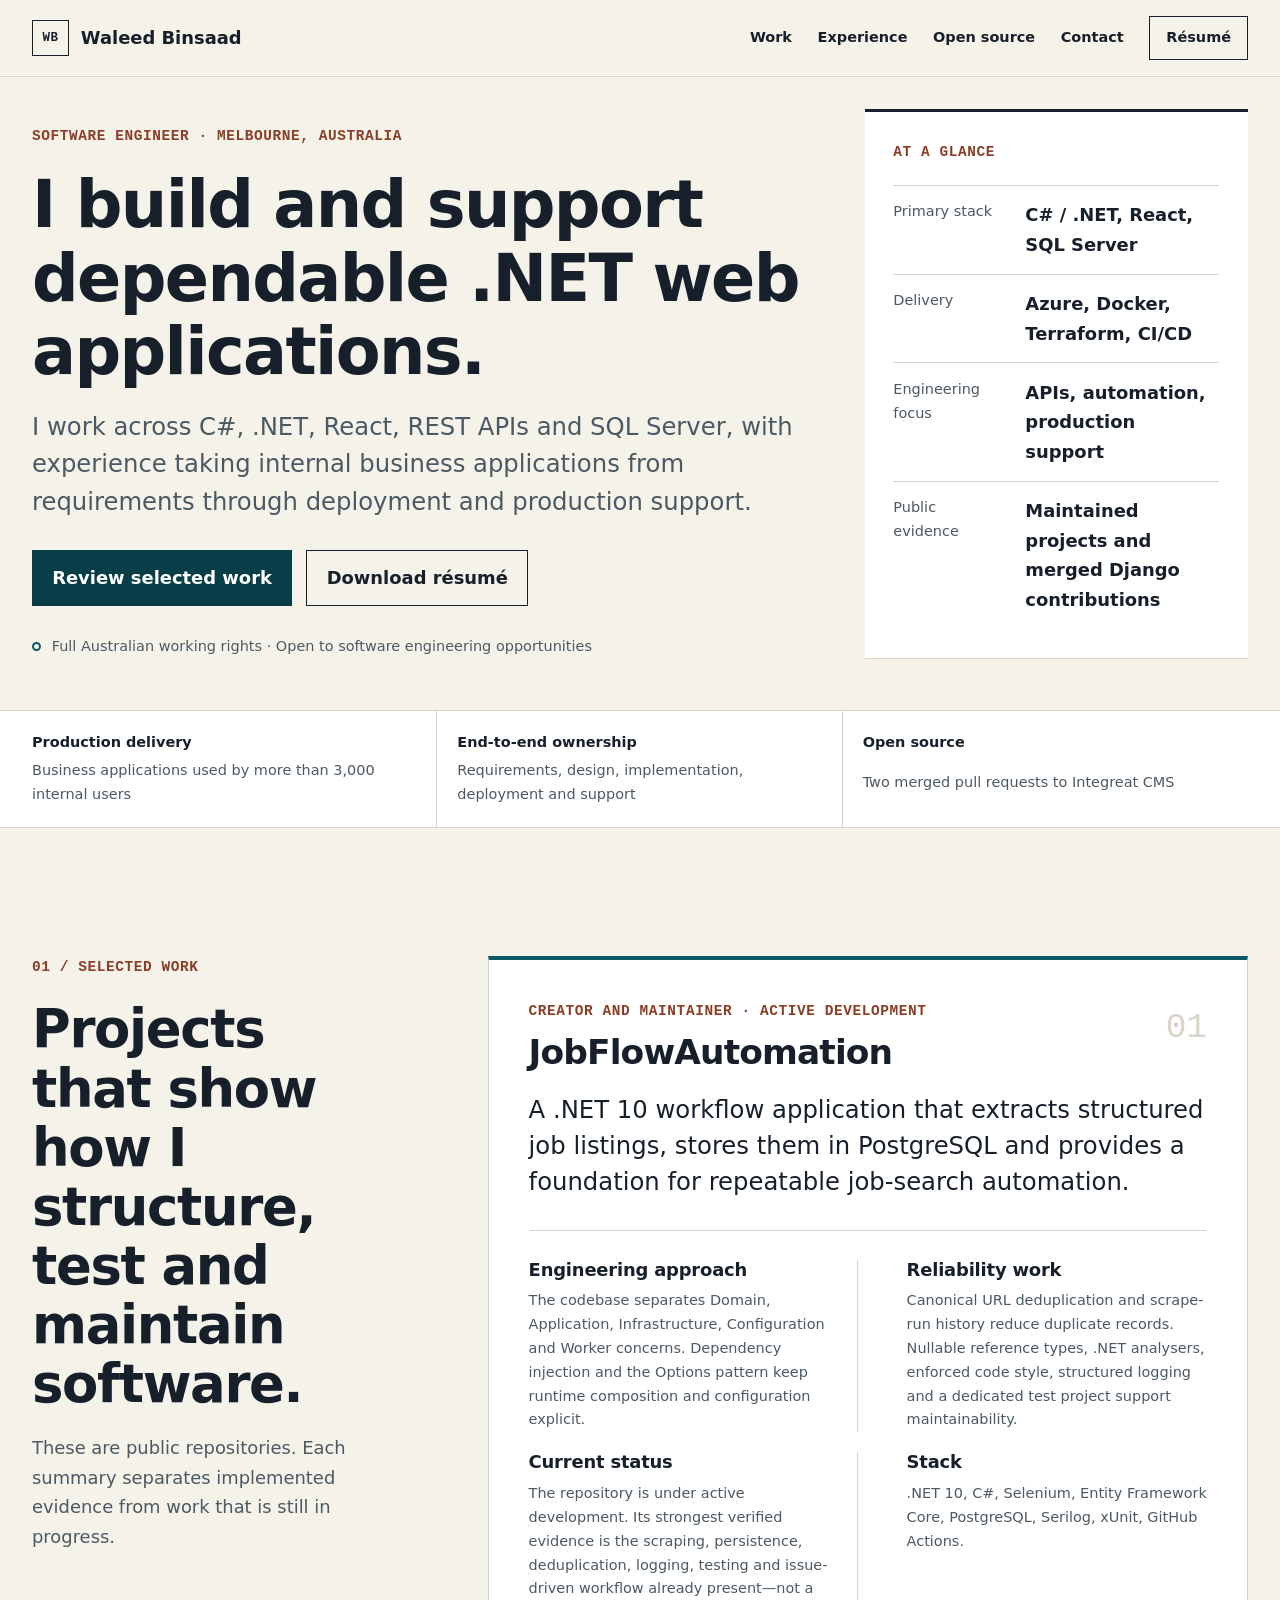
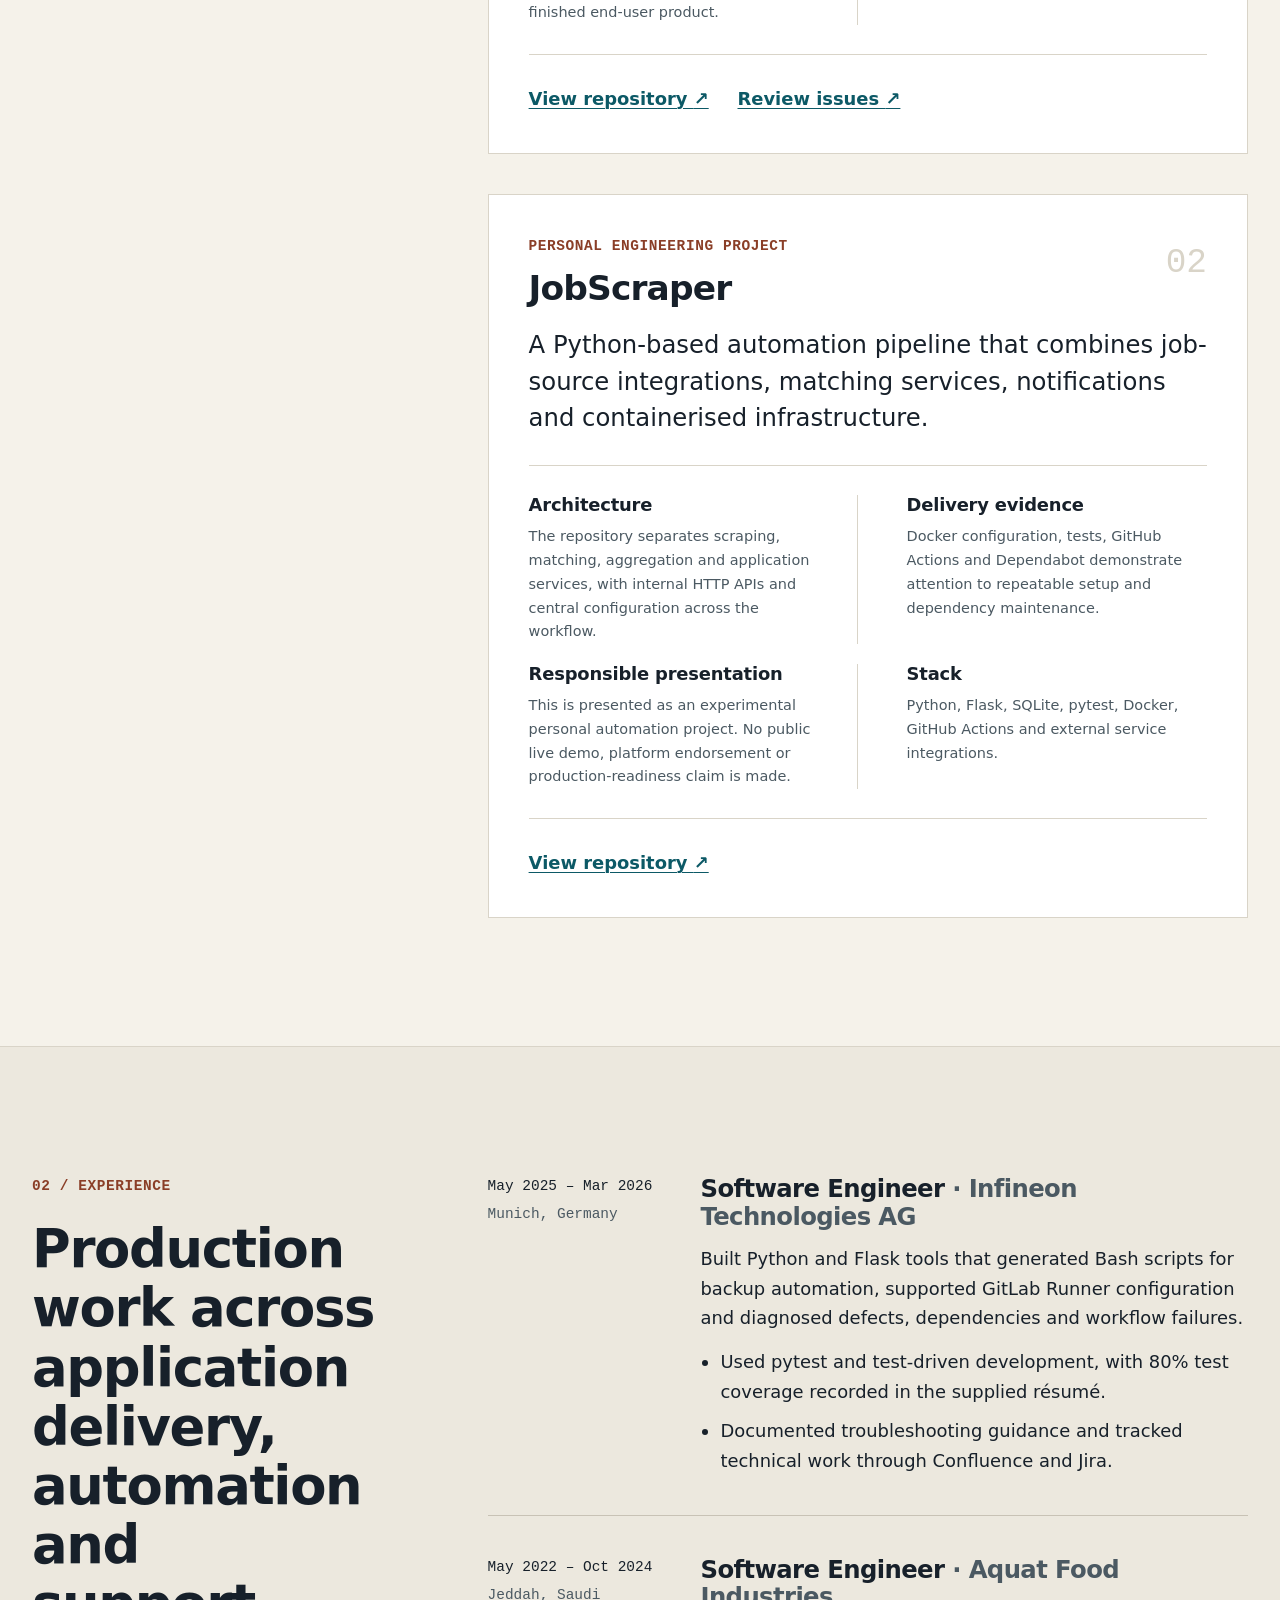
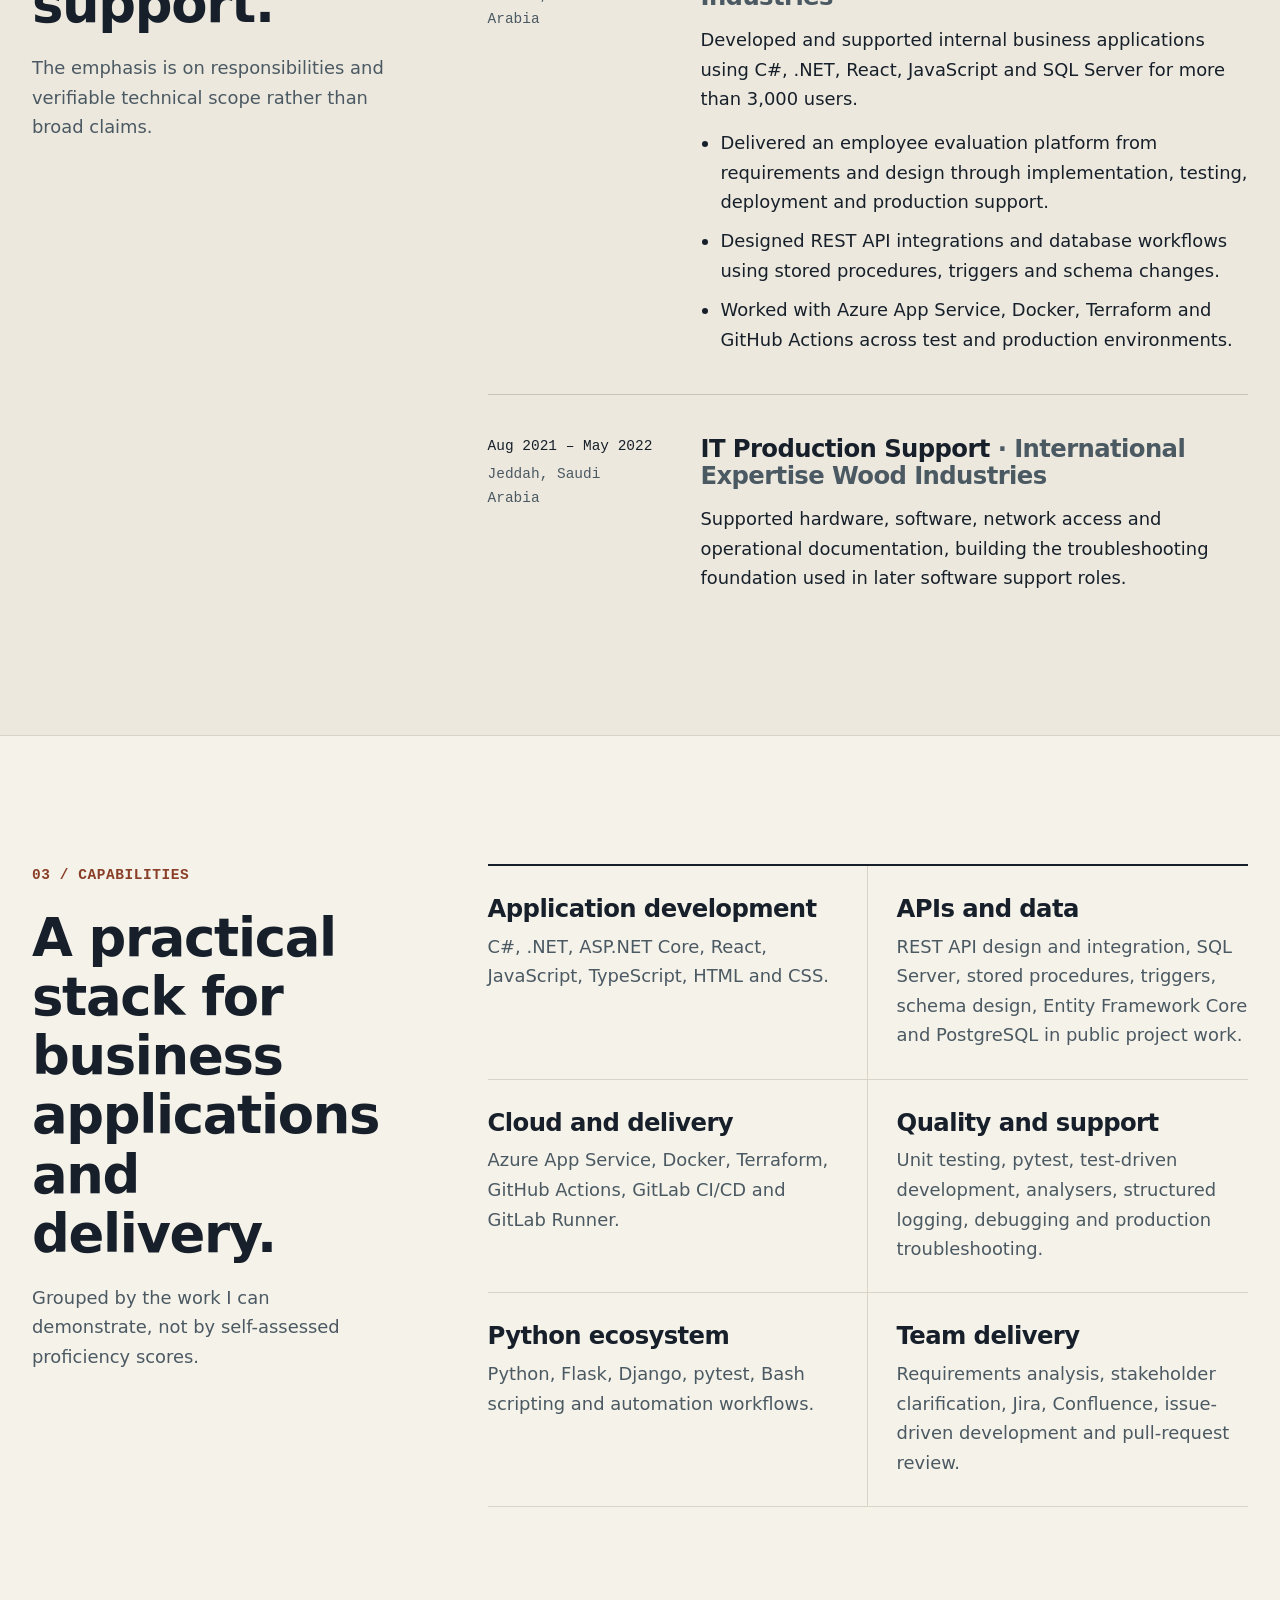
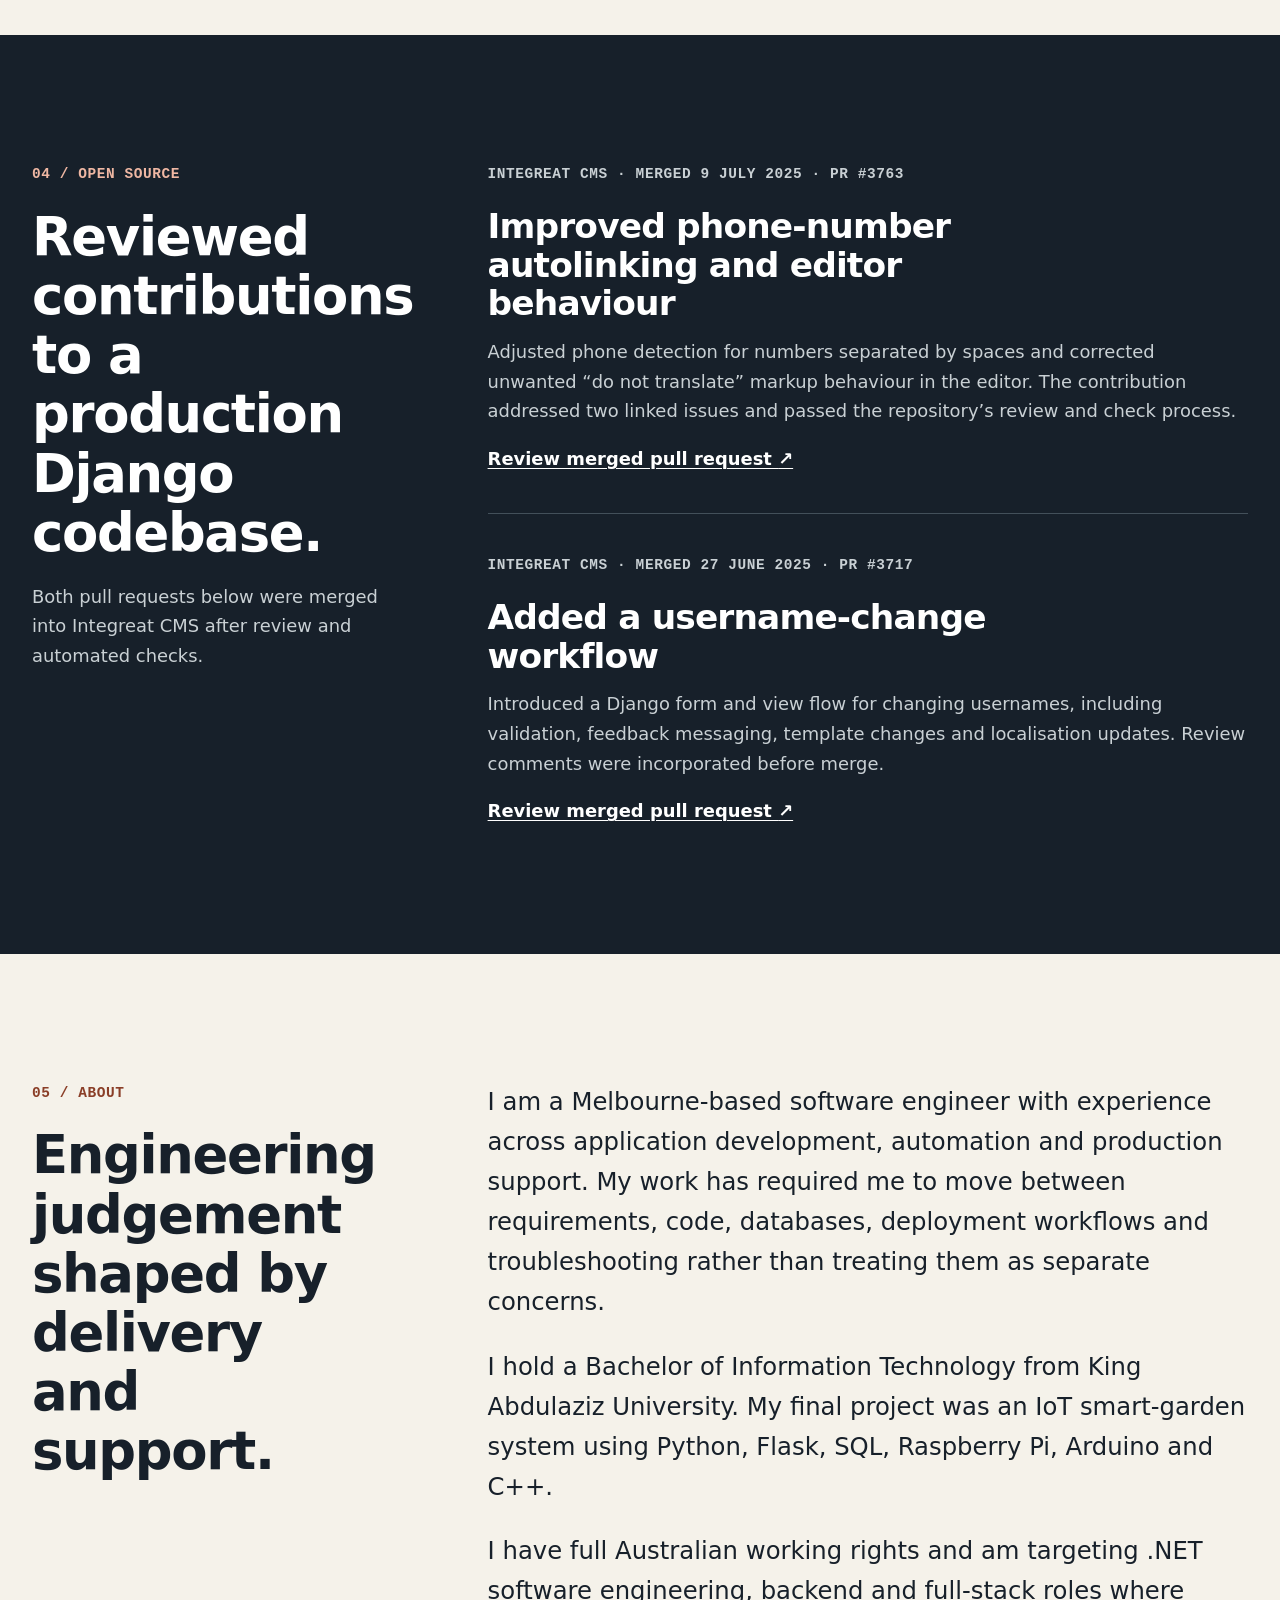
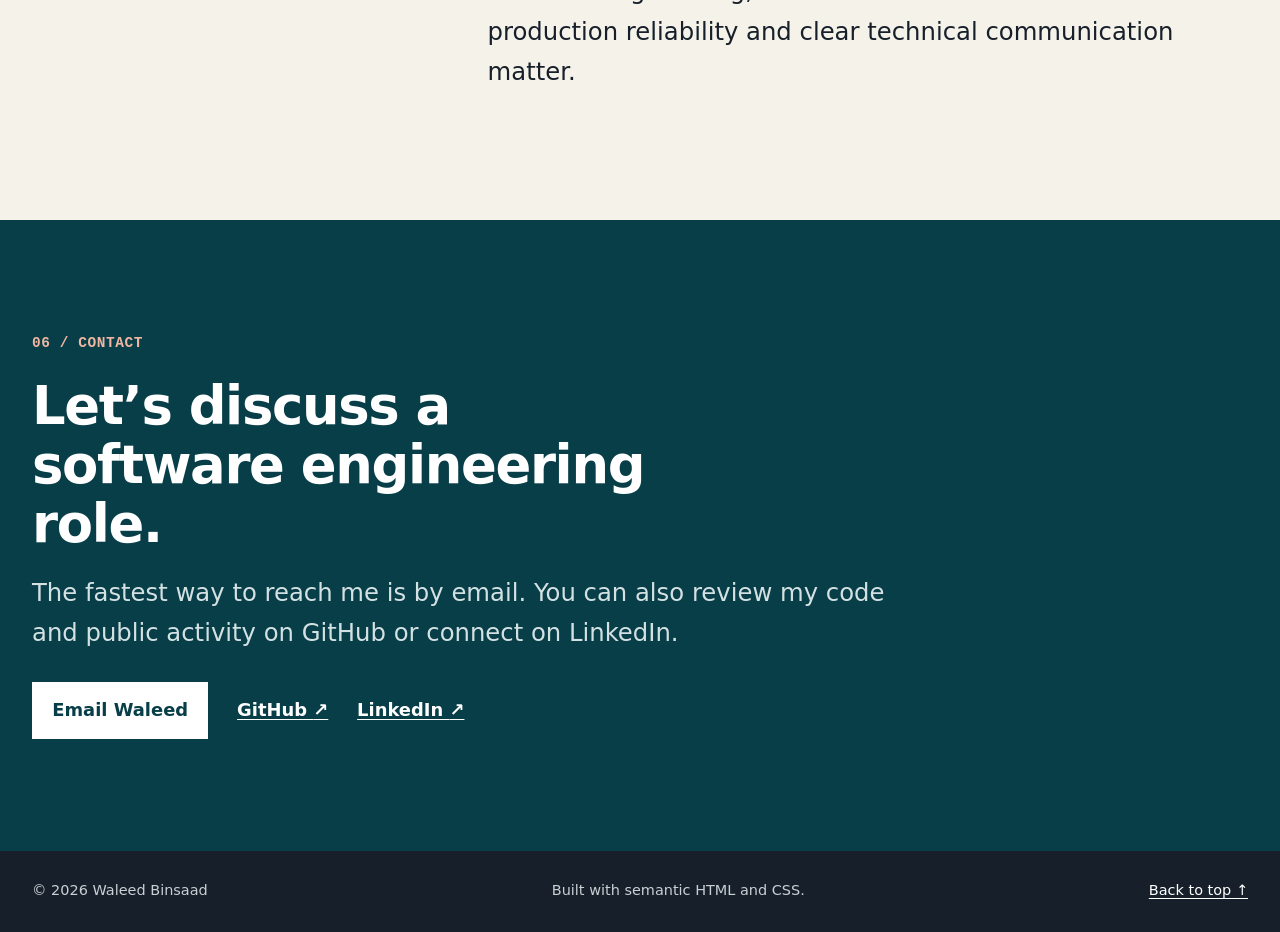
<file: index.html>
<!doctype html>
<html lang="en-AU">
<head>
  <meta charset="utf-8">
  <meta name="viewport" content="width=device-width, initial-scale=1">

  <!-- Google Tag Manager -->
  <script>(function(w,d,s,l,i){w[l]=w[l]||[];w[l].push({'gtm.start':
  new Date().getTime(),event:'gtm.js'});var f=d.getElementsByTagName(s)[0],
  j=d.createElement(s),dl=l!='dataLayer'?'&l='+l:'';j.async=true;j.src=
  'https://www.googletagmanager.com/gtm.js?id='+i+dl;f.parentNode.insertBefore(j,f);
  })(window,document,'script','dataLayer','GTM-PXPJPDMS');</script>

  <script src="index.js" defer></script>

  <title>Waleed Binsaad — .NET Software Engineer in Melbourne</title>
  <meta name="description" content="Melbourne-based software engineer working across C#, .NET, React, REST APIs, SQL Server and cloud delivery. Review selected projects, open-source contributions and experience.">
  <link rel="canonical" href="https://wbinsaad.github.io/">
  <meta name="theme-color" content="#f5f2ea">
  <meta name="color-scheme" content="light">

  <meta property="og:type" content="profile">
  <meta property="og:url" content="https://wbinsaad.github.io/">
  <meta property="og:title" content="Waleed Binsaad — .NET Software Engineer">
  <meta property="og:description" content="Production application experience, selected engineering projects and verified open-source contributions.">
  <meta property="og:image" content="https://wbinsaad.github.io/assets/social-card.png">
  <meta property="og:image:width" content="1200">
  <meta property="og:image:height" content="630">
  <meta property="og:image:alt" content="Waleed Binsaad, .NET Software Engineer in Melbourne">
  <meta property="profile:first_name" content="Waleed">
  <meta property="profile:last_name" content="Binsaad">

  <meta name="twitter:card" content="summary_large_image">
  <meta name="twitter:title" content="Waleed Binsaad — .NET Software Engineer">
  <meta name="twitter:description" content="Production application experience, selected engineering projects and verified open-source contributions.">
  <meta name="twitter:image" content="https://wbinsaad.github.io/assets/social-card.png">
  <meta name="twitter:image:alt" content="Waleed Binsaad, .NET Software Engineer in Melbourne">

  <link rel="icon" href="favicon.svg" type="image/svg+xml">
  <link rel="manifest" href="site.webmanifest">
  <link rel="stylesheet" href="styles.css">

  <script type="application/ld+json">
  {
    "@context": "https://schema.org",
    "@type": "ProfilePage",
    "@id": "https://wbinsaad.github.io/#profile-page",
    "url": "https://wbinsaad.github.io/",
    "name": "Waleed Binsaad — Software Engineer",
    "description": "Portfolio of Waleed Binsaad, a Melbourne-based software engineer working across .NET web applications, APIs, data and cloud delivery.",
    "dateModified": "2026-07-29",
    "mainEntity": {
      "@type": "Person",
      "@id": "https://wbinsaad.github.io/#waleed-binsaad",
      "name": "Waleed Binsaad",
      "url": "https://wbinsaad.github.io/",
      "jobTitle": "Software Engineer",
      "address": {
        "@type": "PostalAddress",
        "addressLocality": "Melbourne",
        "addressRegion": "VIC",
        "addressCountry": "AU"
      },
      "alumniOf": {
        "@type": "CollegeOrUniversity",
        "name": "King Abdulaziz University"
      },
      "sameAs": [
        "https://github.com/wbinsaad",
        "https://www.linkedin.com/in/wbinsaad"
      ],
      "knowsAbout": [
        "C#",
        ".NET",
        "ASP.NET Core",
        "React",
        "REST APIs",
        "SQL Server",
        "Azure App Service",
        "Docker",
        "Terraform",
        "GitHub Actions",
        "Python",
        "Flask",
        "Django"
      ]
    }
  }
  </script>
</head>
<body>
  <!-- Google Tag Manager (noscript) -->
  <noscript><iframe src="https://www.googletagmanager.com/ns.html?id=GTM-PXPJPDMS"
  height="0" width="0" style="display:none;visibility:hidden"></iframe></noscript>
  <!-- End Google Tag Manager (noscript) -->

  <a class="skip-link" href="#main-content">Skip to main content</a>

  <header class="site-header">
    <div class="container header-inner">
      <a class="wordmark" href="#top" aria-label="Waleed Binsaad, home">
        <span class="wordmark-mark" aria-hidden="true">WB</span>
        <span>Waleed Binsaad</span>
      </a>
      <nav class="site-nav" aria-label="Primary navigation">
        <a href="#work">Work</a>
        <a href="#experience">Experience</a>
        <a href="#open-source">Open source</a>
        <a href="#contact">Contact</a>
        <a class="nav-resume" href="assets/waleed-binsaad-resume.pdf" download data-analytics-event="resume_download" data-analytics-location="navigation">Résumé</a>
      </nav>
    </div>
  </header>

  <main id="main-content">
    <section class="hero" id="top" aria-labelledby="hero-title">
      <div class="container hero-grid">
        <div class="hero-copy">
          <p class="eyebrow">Software engineer · Melbourne, Australia</p>
          <h1 id="hero-title">I build and support dependable .NET web applications.</h1>
          <p class="hero-summary">I work across C#, .NET, React, REST APIs and SQL Server, with experience taking internal business applications from requirements through deployment and production support.</p>
          <div class="hero-actions" aria-label="Primary actions">
            <a class="button button-primary" href="#work">Review selected work</a>
            <a class="button button-secondary" href="assets/waleed-binsaad-resume.pdf" download data-analytics-event="resume_download" data-analytics-location="hero">Download résumé</a>
          </div>
          <p class="availability"><span class="status-dot" aria-hidden="true"></span>Full Australian working rights · Open to software engineering opportunities</p>
        </div>
        <aside class="hero-evidence" aria-label="Professional snapshot">
          <p class="evidence-label">At a glance</p>
          <dl class="snapshot-list">
            <div>
              <dt>Primary stack</dt>
              <dd>C# / .NET, React, SQL Server</dd>
            </div>
            <div>
              <dt>Delivery</dt>
              <dd>Azure, Docker, Terraform, CI/CD</dd>
            </div>
            <div>
              <dt>Engineering focus</dt>
              <dd>APIs, automation, production support</dd>
            </div>
            <div>
              <dt>Public evidence</dt>
              <dd>Maintained projects and merged Django contributions</dd>
            </div>
          </dl>
        </aside>
      </div>
    </section>

    <section class="proof-strip" aria-label="Key evidence">
      <div class="container proof-grid">
        <p><strong>Production delivery</strong><span>Business applications used by more than 3,000 internal users</span></p>
        <p><strong>End-to-end ownership</strong><span>Requirements, design, implementation, deployment and support</span></p>
        <p><strong>Open source</strong><span>Two merged pull requests to Integreat CMS</span></p>
      </div>
    </section>

    <section class="section" id="work" aria-labelledby="work-title">
      <div class="container section-grid">
        <div class="section-intro">
          <p class="section-index">01 / Selected work</p>
          <h2 id="work-title">Projects that show how I structure, test and maintain software.</h2>
          <p>These are public repositories. Each summary separates implemented evidence from work that is still in progress.</p>
        </div>

        <div class="project-list">
          <article class="project project-featured">
            <header class="project-header">
              <div>
                <p class="project-kicker">Creator and maintainer · Active development</p>
                <h3>JobFlowAutomation</h3>
              </div>
              <span class="project-number" aria-hidden="true">01</span>
            </header>
            <p class="project-lead">A .NET 10 workflow application that extracts structured job listings, stores them in PostgreSQL and provides a foundation for repeatable job-search automation.</p>

            <div class="project-detail-grid">
              <div>
                <h4>Engineering approach</h4>
                <p>The codebase separates Domain, Application, Infrastructure, Configuration and Worker concerns. Dependency injection and the Options pattern keep runtime composition and configuration explicit.</p>
              </div>
              <div>
                <h4>Reliability work</h4>
                <p>Canonical URL deduplication and scrape-run history reduce duplicate records. Nullable reference types, .NET analysers, enforced code style, structured logging and a dedicated test project support maintainability.</p>
              </div>
              <div>
                <h4>Current status</h4>
                <p>The repository is under active development. Its strongest verified evidence is the scraping, persistence, deduplication, logging, testing and issue-driven workflow already present—not a finished end-user product.</p>
              </div>
              <div>
                <h4>Stack</h4>
                <p>.NET 10, C#, Selenium, Entity Framework Core, PostgreSQL, Serilog, xUnit, GitHub Actions.</p>
              </div>
            </div>

            <div class="project-links">
              <a href="https://github.com/wbinsaad/JobFlowAutomation" target="_blank" rel="noopener noreferrer" data-analytics-event="project_open" data-analytics-location="selected_projects" data-analytics-project="jobflowautomation" data-analytics-destination="repository">View repository <span aria-hidden="true">↗</span></a>
              <a href="https://github.com/wbinsaad/JobFlowAutomation/issues" target="_blank" rel="noopener noreferrer" data-analytics-event="project_open" data-analytics-location="selected_projects" data-analytics-project="jobflowautomation" data-analytics-destination="technical_evidence">Review issues <span aria-hidden="true">↗</span></a>
            </div>
          </article>

          <article class="project">
            <header class="project-header">
              <div>
                <p class="project-kicker">Personal engineering project</p>
                <h3>JobScraper</h3>
              </div>
              <span class="project-number" aria-hidden="true">02</span>
            </header>
            <p class="project-lead">A Python-based automation pipeline that combines job-source integrations, matching services, notifications and containerised infrastructure.</p>

            <div class="project-detail-grid">
              <div>
                <h4>Architecture</h4>
                <p>The repository separates scraping, matching, aggregation and application services, with internal HTTP APIs and central configuration across the workflow.</p>
              </div>
              <div>
                <h4>Delivery evidence</h4>
                <p>Docker configuration, tests, GitHub Actions and Dependabot demonstrate attention to repeatable setup and dependency maintenance.</p>
              </div>
              <div>
                <h4>Responsible presentation</h4>
                <p>This is presented as an experimental personal automation project. No public live demo, platform endorsement or production-readiness claim is made.</p>
              </div>
              <div>
                <h4>Stack</h4>
                <p>Python, Flask, SQLite, pytest, Docker, GitHub Actions and external service integrations.</p>
              </div>
            </div>

            <div class="project-links">
              <a href="https://github.com/wbinsaad/JobScraper" target="_blank" rel="noopener noreferrer" data-analytics-event="project_open" data-analytics-location="selected_projects" data-analytics-project="jobscraper" data-analytics-destination="repository">View repository <span aria-hidden="true">↗</span></a>
            </div>
          </article>
        </div>
      </div>
    </section>

    <section class="section section-tinted" id="experience" aria-labelledby="experience-title">
      <div class="container section-grid">
        <div class="section-intro">
          <p class="section-index">02 / Experience</p>
          <h2 id="experience-title">Production work across application delivery, automation and support.</h2>
          <p>The emphasis is on responsibilities and verifiable technical scope rather than broad claims.</p>
        </div>

        <div class="timeline">
          <article class="role">
            <div class="role-meta">
              <p>May 2025 – Mar 2026</p>
              <p>Munich, Germany</p>
            </div>
            <div class="role-body">
              <h3>Software Engineer <span>· Infineon Technologies AG</span></h3>
              <p>Built Python and Flask tools that generated Bash scripts for backup automation, supported GitLab Runner configuration and diagnosed defects, dependencies and workflow failures.</p>
              <ul>
                <li>Used pytest and test-driven development, with 80% test coverage recorded in the supplied résumé.</li>
                <li>Documented troubleshooting guidance and tracked technical work through Confluence and Jira.</li>
              </ul>
            </div>
          </article>

          <article class="role">
            <div class="role-meta">
              <p>May 2022 – Oct 2024</p>
              <p>Jeddah, Saudi Arabia</p>
            </div>
            <div class="role-body">
              <h3>Software Engineer <span>· Aquat Food Industries</span></h3>
              <p>Developed and supported internal business applications using C#, .NET, React, JavaScript and SQL Server for more than 3,000 users.</p>
              <ul>
                <li>Delivered an employee evaluation platform from requirements and design through implementation, testing, deployment and production support.</li>
                <li>Designed REST API integrations and database workflows using stored procedures, triggers and schema changes.</li>
                <li>Worked with Azure App Service, Docker, Terraform and GitHub Actions across test and production environments.</li>
              </ul>
            </div>
          </article>

          <article class="role role-compact">
            <div class="role-meta">
              <p>Aug 2021 – May 2022</p>
              <p>Jeddah, Saudi Arabia</p>
            </div>
            <div class="role-body">
              <h3>IT Production Support <span>· International Expertise Wood Industries</span></h3>
              <p>Supported hardware, software, network access and operational documentation, building the troubleshooting foundation used in later software support roles.</p>
            </div>
          </article>
        </div>
      </div>
    </section>

    <section class="section" id="capabilities" aria-labelledby="capabilities-title">
      <div class="container section-grid">
        <div class="section-intro">
          <p class="section-index">03 / Capabilities</p>
          <h2 id="capabilities-title">A practical stack for business applications and delivery.</h2>
          <p>Grouped by the work I can demonstrate, not by self-assessed proficiency scores.</p>
        </div>

        <div class="capability-grid">
          <article>
            <h3>Application development</h3>
            <p>C#, .NET, ASP.NET Core, React, JavaScript, TypeScript, HTML and CSS.</p>
          </article>
          <article>
            <h3>APIs and data</h3>
            <p>REST API design and integration, SQL Server, stored procedures, triggers, schema design, Entity Framework Core and PostgreSQL in public project work.</p>
          </article>
          <article>
            <h3>Cloud and delivery</h3>
            <p>Azure App Service, Docker, Terraform, GitHub Actions, GitLab CI/CD and GitLab Runner.</p>
          </article>
          <article>
            <h3>Quality and support</h3>
            <p>Unit testing, pytest, test-driven development, analysers, structured logging, debugging and production troubleshooting.</p>
          </article>
          <article>
            <h3>Python ecosystem</h3>
            <p>Python, Flask, Django, pytest, Bash scripting and automation workflows.</p>
          </article>
          <article>
            <h3>Team delivery</h3>
            <p>Requirements analysis, stakeholder clarification, Jira, Confluence, issue-driven development and pull-request review.</p>
          </article>
        </div>
      </div>
    </section>

    <section class="section section-dark" id="open-source" aria-labelledby="open-source-title">
      <div class="container section-grid">
        <div class="section-intro">
          <p class="section-index">04 / Open source</p>
          <h2 id="open-source-title">Reviewed contributions to a production Django codebase.</h2>
          <p>Both pull requests below were merged into Integreat CMS after review and automated checks.</p>
        </div>

        <div class="contribution-list">
          <article class="contribution">
            <p class="contribution-meta">Integreat CMS · Merged 9 July 2025 · PR #3763</p>
            <h3>Improved phone-number autolinking and editor behaviour</h3>
            <p>Adjusted phone detection for numbers separated by spaces and corrected unwanted “do not translate” markup behaviour in the editor. The contribution addressed two linked issues and passed the repository’s review and check process.</p>
            <a href="https://github.com/digitalfabrik/integreat-cms/pull/3763" target="_blank" rel="noopener noreferrer" data-analytics-event="project_open" data-analytics-location="open_source" data-analytics-project="integreat_cms" data-analytics-destination="pull_request_3763">Review merged pull request <span aria-hidden="true">↗</span></a>
          </article>

          <article class="contribution">
            <p class="contribution-meta">Integreat CMS · Merged 27 June 2025 · PR #3717</p>
            <h3>Added a username-change workflow</h3>
            <p>Introduced a Django form and view flow for changing usernames, including validation, feedback messaging, template changes and localisation updates. Review comments were incorporated before merge.</p>
            <a href="https://github.com/digitalfabrik/integreat-cms/pull/3717" target="_blank" rel="noopener noreferrer" data-analytics-event="project_open" data-analytics-location="open_source" data-analytics-project="integreat_cms" data-analytics-destination="pull_request_3717">Review merged pull request <span aria-hidden="true">↗</span></a>
          </article>
        </div>
      </div>
    </section>

    <section class="section" id="about" aria-labelledby="about-title">
      <div class="container section-grid">
        <div class="section-intro">
          <p class="section-index">05 / About</p>
          <h2 id="about-title">Engineering judgement shaped by delivery and support.</h2>
        </div>
        <div class="about-copy">
          <p>I am a Melbourne-based software engineer with experience across application development, automation and production support. My work has required me to move between requirements, code, databases, deployment workflows and troubleshooting rather than treating them as separate concerns.</p>
          <p>I hold a Bachelor of Information Technology from King Abdulaziz University. My final project was an IoT smart-garden system using Python, Flask, SQL, Raspberry Pi, Arduino and C++.</p>
          <p>I have full Australian working rights and am targeting .NET software engineering, backend and full-stack roles where production reliability and clear technical communication matter.</p>
        </div>
      </div>
    </section>

    <section class="contact" id="contact" aria-labelledby="contact-title">
      <div class="container contact-inner">
        <p class="section-index">06 / Contact</p>
        <h2 id="contact-title">Let’s discuss a software engineering role.</h2>
        <p>The fastest way to reach me is by email. You can also review my code and public activity on GitHub or connect on LinkedIn.</p>
        <div class="contact-actions">
          <a class="button button-inverse" href="mailto:waleed.binsaad0@gmail.com" data-analytics-event="contact_click" data-analytics-location="contact" data-analytics-contact-method="email">Email Waleed</a>
          <a href="https://github.com/wbinsaad" target="_blank" rel="noopener noreferrer" data-analytics-event="profile_open" data-analytics-location="contact" data-analytics-profile="github">GitHub <span aria-hidden="true">↗</span></a>
          <a href="https://www.linkedin.com/in/wbinsaad" target="_blank" rel="noopener noreferrer" data-analytics-event="profile_open" data-analytics-location="contact" data-analytics-profile="linkedin">LinkedIn <span aria-hidden="true">↗</span></a>
        </div>
      </div>
    </section>
  </main>

  <footer class="site-footer">
    <div class="container footer-inner">
      <p>© 2026 Waleed Binsaad</p>
      <p>Built with semantic HTML and CSS.</p>
      <a href="#top">Back to top ↑</a>
    </div>
  </footer>
</body>
</html>
</file>
<file: styles.css>
:root {
  --colour-bg: #f5f2ea;
  --colour-surface: #ffffff;
  --colour-text: #17202a;
  --colour-muted: #4b5962;
  --colour-accent: #0c5966;
  --colour-accent-strong: #073e48;
  --colour-warm: #8a3e27;
  --colour-border: #d9d4c8;
  --colour-dark: #17202a;
  --colour-dark-muted: #c9d0d4;
  --colour-focus: #8a3e27;

  --font-sans: Inter, ui-sans-serif, system-ui, -apple-system, BlinkMacSystemFont, "Segoe UI", sans-serif;
  --font-mono: "SFMono-Regular", Consolas, "Liberation Mono", monospace;

  --step--1: clamp(0.83rem, 0.8rem + 0.13vw, 0.92rem);
  --step-0: clamp(1rem, 0.96rem + 0.2vw, 1.12rem);
  --step-1: clamp(1.22rem, 1.12rem + 0.5vw, 1.52rem);
  --step-2: clamp(1.55rem, 1.34rem + 1.02vw, 2.15rem);
  --step-3: clamp(2rem, 1.55rem + 2.2vw, 3.3rem);
  --step-4: clamp(2.7rem, 1.8rem + 4.4vw, 5.3rem);

  --space-1: 0.35rem;
  --space-2: 0.6rem;
  --space-3: 0.9rem;
  --space-4: 1.25rem;
  --space-5: 1.8rem;
  --space-6: 2.5rem;
  --space-7: 3.5rem;
  --space-8: 5rem;
  --space-9: 7rem;

  --container: 76rem;
  --measure: 68ch;
  --radius-small: 0.25rem;
  --radius-medium: 0.5rem;
  --border: 1px solid var(--colour-border);
  --transition: 160ms ease;
}

*,
*::before,
*::after {
  box-sizing: border-box;
}

html {
  scroll-behavior: smooth;
  scroll-padding-top: 6rem;
}

body {
  margin: 0;
  background: var(--colour-bg);
  color: var(--colour-text);
  font-family: var(--font-sans);
  font-size: var(--step-0);
  line-height: 1.65;
  text-rendering: optimizeLegibility;
}

img,
svg {
  display: block;
  max-width: 100%;
}

a {
  color: var(--colour-accent);
  text-decoration-thickness: 0.08em;
  text-underline-offset: 0.18em;
}

a:hover {
  color: var(--colour-accent-strong);
  text-decoration-thickness: 0.14em;
}

a:focus-visible,
button:focus-visible,
[tabindex]:focus-visible {
  outline: 3px solid var(--colour-focus);
  outline-offset: 3px;
  border-radius: var(--radius-small);
}

::selection {
  background: var(--colour-accent);
  color: #fff;
}

h1,
h2,
h3,
h4,
p,
dl,
ul {
  margin-top: 0;
}

h1,
h2,
h3,
h4 {
  line-height: 1.12;
  letter-spacing: -0.025em;
}

h1 {
  max-width: 17ch;
  margin-bottom: var(--space-4);
  font-size: clamp(2.75rem, 2rem + 2.6vw, 4.1rem);
  font-weight: 760;
}

h2 {
  max-width: 18ch;
  margin-bottom: var(--space-4);
  font-size: var(--step-3);
  font-weight: 730;
}

h3 {
  font-size: var(--step-2);
}

h4 {
  margin-bottom: var(--space-2);
  font-size: var(--step-0);
  font-weight: 750;
  letter-spacing: -0.01em;
}

.container {
  width: min(calc(100% - 2rem), var(--container));
  margin-inline: auto;
}

.skip-link {
  position: fixed;
  z-index: 100;
  top: 0.75rem;
  left: 0.75rem;
  padding: 0.75rem 1rem;
  transform: translateY(-160%);
  background: var(--colour-text);
  color: #fff;
  font-weight: 700;
  transition: transform var(--transition);
}

.skip-link:focus {
  transform: translateY(0);
}

.site-header {
  position: sticky;
  z-index: 20;
  top: 0;
  border-bottom: var(--border);
  background: rgba(245, 242, 234, 0.96);
}

.header-inner {
  display: flex;
  align-items: center;
  justify-content: space-between;
  gap: var(--space-4);
  min-height: 4.75rem;
}

.wordmark {
  display: inline-flex;
  align-items: center;
  gap: 0.75rem;
  color: var(--colour-text);
  font-weight: 760;
  text-decoration: none;
  white-space: nowrap;
}

.wordmark-mark {
  display: grid;
  width: 2.3rem;
  height: 2.3rem;
  place-items: center;
  border: 1px solid var(--colour-text);
  font-family: var(--font-mono);
  font-size: 0.78rem;
  letter-spacing: 0.04em;
}

.site-nav {
  display: flex;
  align-items: center;
  justify-content: flex-end;
  gap: clamp(0.85rem, 2vw, 1.6rem);
  font-size: var(--step--1);
  font-weight: 680;
}

.site-nav a {
  display: inline-flex;
  min-height: 2.75rem;
  align-items: center;
  color: var(--colour-text);
  text-decoration: none;
}

.site-nav a:hover {
  color: var(--colour-accent);
}

.site-nav .nav-resume {
  min-height: 2.75rem;
  padding: 0 1rem;
  border: 1px solid var(--colour-text);
}

.hero {
  padding: clamp(1.25rem, 2.5vw, 2.25rem) 0 clamp(2.5rem, 4vw, 3.75rem);
}

.hero-grid {
  display: grid;
  gap: var(--space-6);
}

.eyebrow,
.section-index,
.evidence-label,
.project-kicker,
.contribution-meta {
  margin-bottom: var(--space-4);
  color: var(--colour-warm);
  font-family: var(--font-mono);
  font-size: var(--step--1);
  font-weight: 760;
  letter-spacing: 0.04em;
  text-transform: uppercase;
}

.hero-summary {
  max-width: 61ch;
  margin-bottom: var(--space-5);
  color: var(--colour-muted);
  font-size: var(--step-1);
  line-height: 1.55;
}

.hero-actions,
.contact-actions,
.project-links {
  display: flex;
  flex-wrap: wrap;
  align-items: center;
  gap: var(--space-3);
}

.button {
  display: inline-flex;
  min-height: 3rem;
  align-items: center;
  justify-content: center;
  padding: 0.78rem 1.2rem;
  border: 1px solid transparent;
  font-weight: 740;
  text-decoration: none;
  transition: background-color var(--transition), color var(--transition), border-color var(--transition), transform var(--transition);
}

.button:hover {
  transform: translateY(-1px);
  text-decoration: none;
}

.button-primary {
  background: var(--colour-accent-strong);
  color: #fff;
}

.button-primary:hover {
  background: var(--colour-text);
  color: #fff;
}

.button-secondary {
  border-color: var(--colour-text);
  color: var(--colour-text);
}

.button-secondary:hover {
  background: var(--colour-text);
  color: #fff;
}

.availability {
  display: flex;
  align-items: flex-start;
  gap: 0.65rem;
  margin: var(--space-5) 0 0;
  color: var(--colour-muted);
  font-size: var(--step--1);
}

.status-dot {
  flex: 0 0 auto;
  width: 0.58rem;
  height: 0.58rem;
  margin-top: 0.45rem;
  border: 2px solid var(--colour-accent);
  border-radius: 50%;
}

.hero-evidence {
  align-self: end;
  padding: var(--space-5);
  border-top: 3px solid var(--colour-text);
  border-bottom: var(--border);
  background: var(--colour-surface);
}

.snapshot-list {
  margin: 0;
}

.snapshot-list > div {
  display: grid;
  grid-template-columns: minmax(7rem, 0.8fr) 1.4fr;
  gap: var(--space-4);
  padding: var(--space-3) 0;
  border-top: var(--border);
}

.snapshot-list dt {
  color: var(--colour-muted);
  font-size: var(--step--1);
}

.snapshot-list dd {
  margin: 0;
  font-weight: 680;
}

.proof-strip {
  border-top: var(--border);
  border-bottom: var(--border);
  background: var(--colour-surface);
}

.proof-grid {
  display: grid;
}

.proof-grid p {
  display: grid;
  gap: 0.25rem;
  margin: 0;
  padding: var(--space-4) 0;
  border-bottom: var(--border);
}

.proof-grid p:last-child {
  border-bottom: 0;
}

.proof-grid strong {
  font-size: var(--step--1);
}

.proof-grid span {
  color: var(--colour-muted);
  font-size: var(--step--1);
}

.section {
  padding: clamp(5rem, 10vw, 8rem) 0;
}

.section-tinted {
  border-top: var(--border);
  border-bottom: var(--border);
  background: #ece8de;
}

.section-grid {
  display: grid;
  gap: var(--space-7);
}

.section-intro > p:last-child {
  max-width: 55ch;
  color: var(--colour-muted);
}

.project-list,
.timeline,
.contribution-list {
  display: grid;
  gap: var(--space-6);
}

.project {
  padding: clamp(1.5rem, 4vw, 2.5rem);
  border: var(--border);
  background: var(--colour-surface);
}

.project-featured {
  border-top: 4px solid var(--colour-accent);
}

.project-header {
  display: flex;
  align-items: flex-start;
  justify-content: space-between;
  gap: var(--space-4);
  margin-bottom: var(--space-4);
}

.project-header h3 {
  margin-bottom: 0;
}

.project-kicker {
  margin-bottom: var(--space-2);
}

.project-number {
  color: var(--colour-border);
  font-family: var(--font-mono);
  font-size: var(--step-2);
}

.project-lead {
  max-width: var(--measure);
  margin-bottom: var(--space-5);
  font-size: var(--step-1);
  line-height: 1.5;
}

.project-detail-grid {
  display: grid;
  gap: var(--space-4);
  padding: var(--space-5) 0;
  border-top: var(--border);
  border-bottom: var(--border);
}

.project-detail-grid p {
  margin-bottom: 0;
  color: var(--colour-muted);
  font-size: var(--step--1);
}

.project-links {
  margin-top: var(--space-5);
  gap: var(--space-5);
  font-weight: 720;
}

.role {
  display: grid;
  gap: var(--space-4);
  padding-bottom: var(--space-6);
  border-bottom: 1px solid #c8c2b5;
}

.role:last-child {
  padding-bottom: 0;
  border-bottom: 0;
}

.role-meta {
  font-family: var(--font-mono);
  font-size: var(--step--1);
}

.role-meta p {
  margin-bottom: 0.25rem;
}

.role-meta p:last-child {
  color: var(--colour-muted);
}

.role-body h3 {
  margin-bottom: var(--space-3);
  font-size: var(--step-1);
}

.role-body h3 span {
  color: var(--colour-muted);
  font-weight: 560;
}

.role-body > p {
  max-width: var(--measure);
  margin-bottom: var(--space-3);
}

.role-body ul {
  max-width: var(--measure);
  margin-bottom: 0;
  padding-left: 1.25rem;
}

.role-body li + li {
  margin-top: var(--space-2);
}

.capability-grid {
  display: grid;
  gap: 0;
  border-top: 2px solid var(--colour-text);
}

.capability-grid article {
  padding: var(--space-5) 0;
  border-bottom: var(--border);
}

.capability-grid h3 {
  margin-bottom: var(--space-2);
  font-size: var(--step-1);
}

.capability-grid p {
  max-width: 52ch;
  margin-bottom: 0;
  color: var(--colour-muted);
}

.section-dark {
  background: var(--colour-dark);
  color: #fff;
}

.section-dark .section-index,
.section-dark .contribution-meta {
  color: #efb7a3;
}

.section-dark .section-intro > p:last-child,
.section-dark .contribution p {
  color: var(--colour-dark-muted);
}

.contribution {
  padding: 0 0 var(--space-6);
  border-bottom: 1px solid #43505a;
}

.contribution:last-child {
  padding-bottom: 0;
  border-bottom: 0;
}

.contribution h3 {
  max-width: 24ch;
  margin-bottom: var(--space-3);
}

.contribution p:not(.contribution-meta) {
  max-width: var(--measure);
}

.contribution a {
  color: #fff;
  font-weight: 730;
}

.about-copy {
  max-width: var(--measure);
  font-size: var(--step-1);
}

.about-copy p:last-child {
  margin-bottom: 0;
}

.contact {
  padding: clamp(4.5rem, 9vw, 7rem) 0;
  background: var(--colour-accent-strong);
  color: #fff;
}

.contact-inner h2 {
  max-width: 17ch;
}

.contact-inner > p:not(.section-index) {
  max-width: 58ch;
  color: #d4e1e3;
  font-size: var(--step-1);
}

.contact .section-index {
  color: #efb7a3;
}

.contact-actions {
  margin-top: var(--space-5);
  gap: var(--space-5);
}

.contact-actions > a:not(.button) {
  color: #fff;
  font-weight: 730;
}

.button-inverse {
  background: #fff;
  color: var(--colour-accent-strong);
}

.button-inverse:hover {
  background: var(--colour-bg);
  color: var(--colour-text);
}

.site-footer {
  background: var(--colour-text);
  color: var(--colour-dark-muted);
  font-size: var(--step--1);
}

.footer-inner {
  display: flex;
  flex-wrap: wrap;
  justify-content: space-between;
  gap: var(--space-3) var(--space-5);
  padding-block: var(--space-5);
}

.footer-inner p {
  margin: 0;
}

.footer-inner a {
  color: #fff;
}

@media (min-width: 48rem) {
  .container {
    width: min(calc(100% - 4rem), var(--container));
  }

  .hero-grid {
    grid-template-columns: minmax(0, 1.55fr) minmax(18rem, 0.75fr);
    align-items: end;
  }

  .proof-grid {
    grid-template-columns: repeat(3, 1fr);
  }

  .proof-grid p {
    padding: var(--space-4);
    border-right: var(--border);
    border-bottom: 0;
  }

  .proof-grid p:first-child {
    padding-left: 0;
  }

  .proof-grid p:last-child {
    padding-right: 0;
    border-right: 0;
  }

  .project-detail-grid,
  .capability-grid {
    grid-template-columns: repeat(2, minmax(0, 1fr));
  }

  .project-detail-grid > div:nth-child(odd),
  .capability-grid article:nth-child(odd) {
    padding-right: var(--space-5);
    border-right: var(--border);
  }

  .project-detail-grid > div:nth-child(even),
  .capability-grid article:nth-child(even) {
    padding-left: var(--space-5);
  }

  .role {
    grid-template-columns: minmax(10rem, 0.48fr) 1.52fr;
    gap: var(--space-6);
  }
}

@media (min-width: 72rem) {
  .section-grid {
    grid-template-columns: minmax(18rem, 0.72fr) minmax(0, 1.55fr);
    gap: clamp(4rem, 8vw, 8rem);
  }

  .section-intro {
    position: sticky;
    top: 7rem;
    align-self: start;
  }
}

@media (max-width: 54rem) {
  .header-inner {
    align-items: flex-start;
    flex-direction: column;
    padding-block: 0.8rem;
  }

  .site-nav {
    width: 100%;
    justify-content: flex-start;
    overflow-x: auto;
    padding-bottom: 0.2rem;
    scrollbar-width: thin;
  }

  .site-nav a {
    flex: 0 0 auto;
  }
}

@media (max-width: 30rem) {
  .site-nav a:nth-child(2),
  .site-nav a:nth-child(3) {
    display: none;
  }

  .snapshot-list > div {
    grid-template-columns: 1fr;
    gap: 0.15rem;
  }

  .hero-actions .button {
    width: 100%;
  }

  .project-header {
    align-items: flex-start;
  }

  .footer-inner {
    flex-direction: column;
  }
}

@media (prefers-reduced-motion: reduce) {
  html {
    scroll-behavior: auto;
  }

  *,
  *::before,
  *::after {
    scroll-behavior: auto !important;
    transition-duration: 0.01ms !important;
    animation-duration: 0.01ms !important;
    animation-iteration-count: 1 !important;
  }
}

@media print {
  .site-header,
  .hero-actions,
  .contact,
  .site-footer,
  .skip-link {
    display: none;
  }

  body {
    background: #fff;
    color: #000;
    font-size: 11pt;
  }

  .section,
  .hero {
    padding: 1.5rem 0;
  }

  .project,
  .hero-evidence {
    break-inside: avoid;
    border: 1px solid #777;
  }
}
</file>
